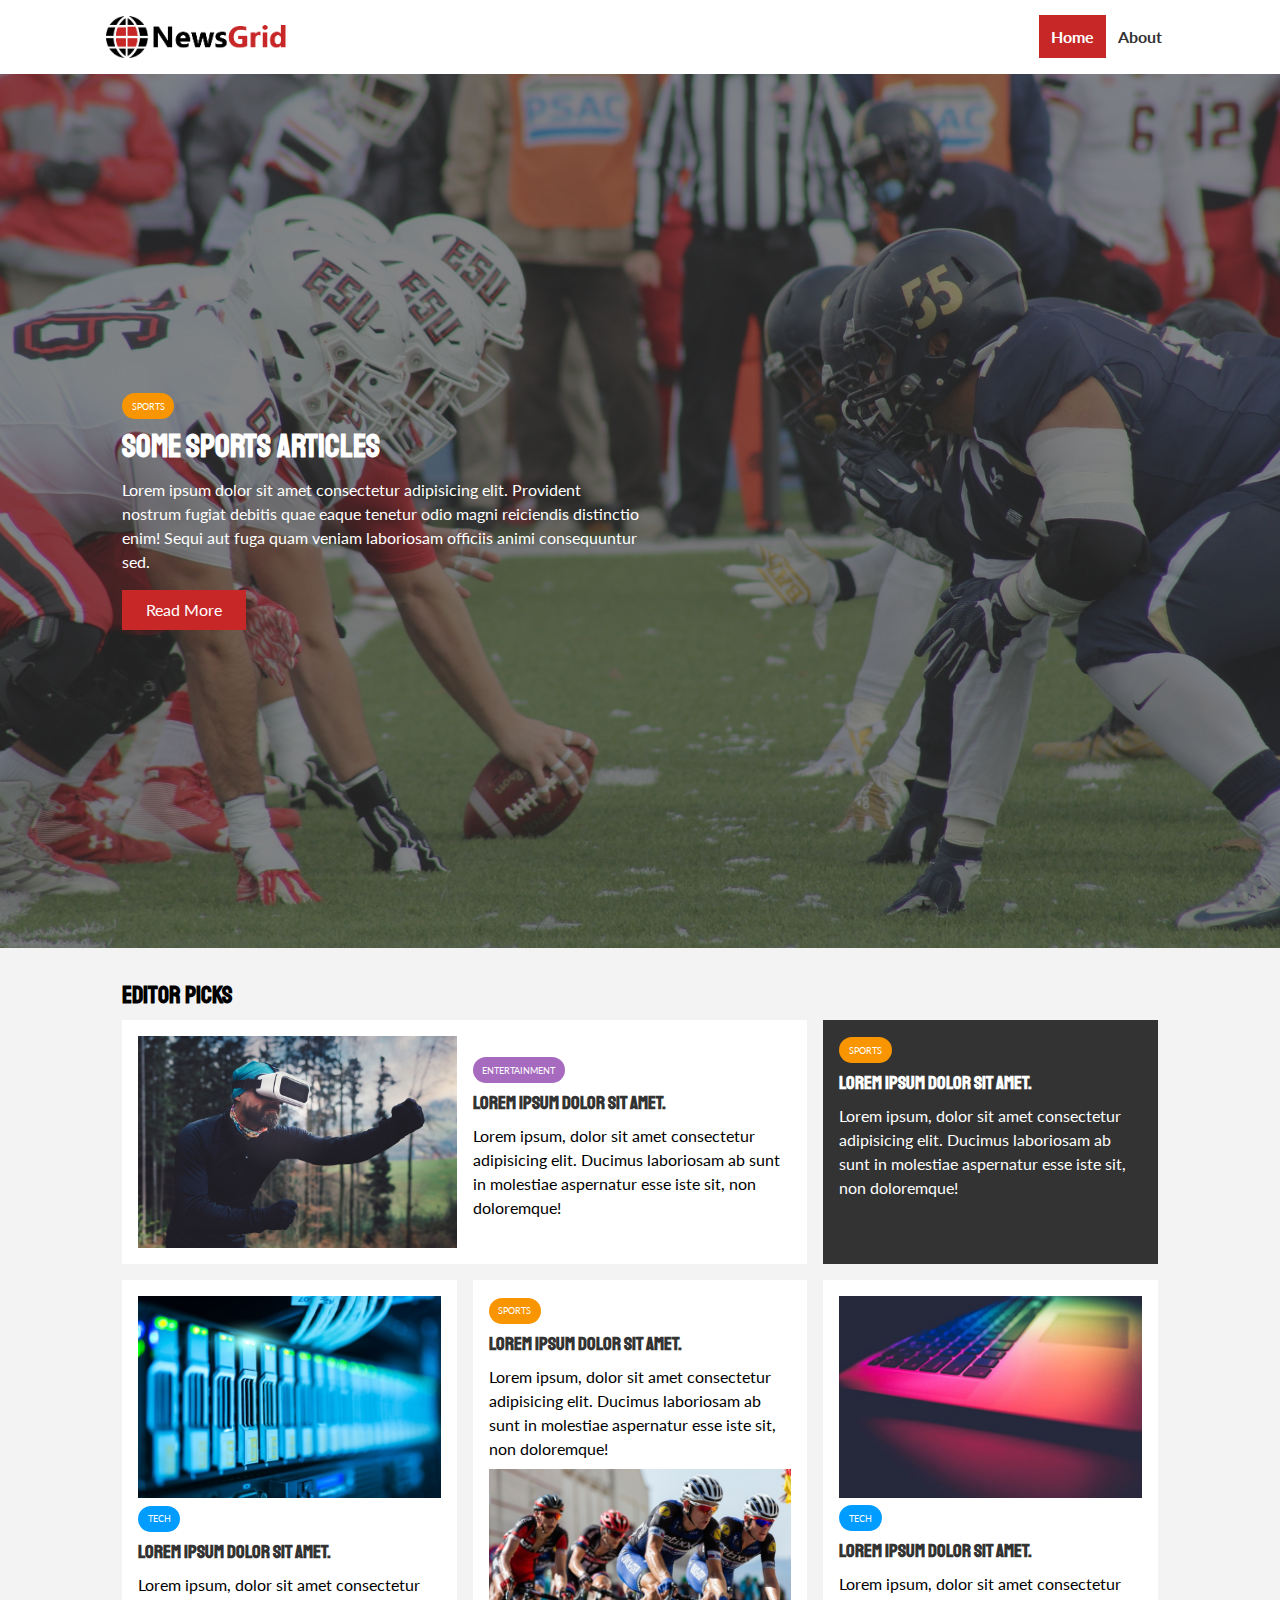
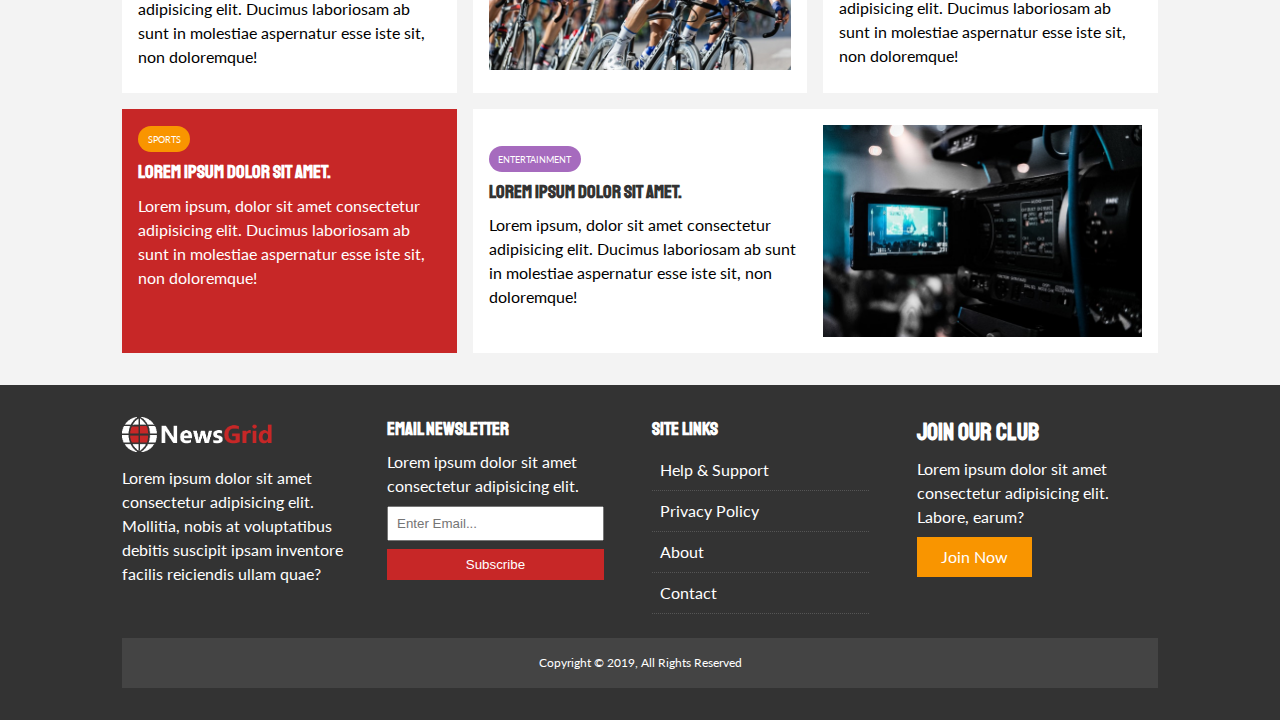
<file: index.html>
<!DOCTYPE html>
<html lang="en">
<head>
    <meta charset="UTF-8">
    <meta name="viewport" content="width=device-width, initial-scale=1.0">
    <meta http-equiv="X-UA-Compatible" content="ie=edge">
    <link rel="stylesheet" href="https://use.fontawesome.com/releases/v5.8.2/css/all.css" integrity="sha384-oS3vJWv+0UjzBfQzYUhtDYW+Pj2yciDJxpsK1OYPAYjqT085Qq/1cq5FLXAZQ7Ay" crossorigin="anonymous">
    <link href="https://fonts.googleapis.com/css?family=Lato|Staatliches&display=swap" rel="stylesheet">
    <link rel="stylesheet" href="css/style.css">
    <link rel="stylesheet" media="screen and (max-width: 768px)" href="css/mobile.css">
    <link rel="shortcut icon" type="image/x-icon" href="/favicon.ico">
    <title>NewsGrid | Latest News</title>
</head>
<body>
    <nav id="main-nav">
        <div class="container">
            <img src="img/logo.png" alt="logo" class="logo">
            <div class="social">
                <a href="http://facebook.com" target="_blank"><i class="fab fa-facebook fa-2x"></i></a>
                <a href="http://twitter.com" target="_blank"><i class="fab fa-twitter fa-2x"></i></a>
                <a href="http://instagram.com" target="_blank"><i class="fab fa-instagram fa-2x"></i></a>
                <a href="http://youtube.com" target="_blank"><i class="fab fa-youtube fa-2x"></i></a>
            </div>
            <ul>
                <li><a class="current" href="index.html">Home</a></li>
                <li><a href="about.html">About</a></li>
                
            </ul>
        </div>
    </nav>

    <!-- Showcase  -->
    <header id="showcase">
        <div class="container">
            <div class="showcase-container">
                <div class="showcase-content">
                    <div class="category category-sports">Sports</div>
                    
                    <h1>Some Sports Articles</h1>
                    <p>Lorem ipsum dolor sit amet consectetur adipisicing elit. Provident nostrum fugiat debitis quae eaque tenetur odio magni reiciendis distinctio enim! Sequi aut fuga quam veniam laboriosam officiis animi consequuntur sed.</p>
                    <a href="article.html" class="btn btn-primary">Read More</a>
                </div>
            </div>
        </div>
    </header>

    <!-- Home Articles  -->
    <section id="home-articles" class="py-2">
        <div class="container">
            <h2>Editor Picks</h2>
            <div class="articles-container">
                <article class="card">
                    <img src="img/articles/ent1.jpg" alt="">
                    <div>
                        <div class="category category-ent">Entertainment</div>
                        <h3>
                            <a href="article.html">Lorem ipsum dolor sit amet.</a>
                        </h3>
                        <p>Lorem ipsum, dolor sit amet consectetur adipisicing elit. Ducimus laboriosam ab sunt in molestiae aspernatur esse iste sit, non doloremque!</p>
                    </div>
                </article>

                <article class="card bg-dark">
                    <div class="category category-sports">Sports</div>
                    <h3>
                        <a href="article.html">Lorem ipsum dolor sit amet.</a>
                    </h3>
                    <p>Lorem ipsum, dolor sit amet consectetur adipisicing elit. Ducimus laboriosam ab sunt in molestiae aspernatur esse iste sit, non doloremque!</p>
                    
                </article>

                <article class="card">
                    <img src="img/articles/tech1.jpg" alt="">
                    <div class="category category-tech">Tech</div>
                    <h3>
                        <a href="article.html">Lorem ipsum dolor sit amet.</a>
                    </h3>
                    <p>Lorem ipsum, dolor sit amet consectetur adipisicing elit. Ducimus laboriosam ab sunt in molestiae aspernatur esse iste sit, non doloremque!</p>
                </article>

                <article class="card">
                    <div class="category category-sports">Sports</div>
                    <h3>
                        <a href="article.html">Lorem ipsum dolor sit amet.</a>
                    </h3>
                    <p>Lorem ipsum, dolor sit amet consectetur adipisicing elit. Ducimus laboriosam ab sunt in molestiae aspernatur esse iste sit, non doloremque!</p>

                    <img src="img/articles/sports1.jpg" alt="">
                </article>

                <article class="card">
                    <img src="img/articles/tech2.jpg" alt="">
                    <div class="category category-tech">Tech</div>
                    <h3>
                        <a href="article.html">Lorem ipsum dolor sit amet.</a>
                    </h3>
                    <p>Lorem ipsum, dolor sit amet consectetur adipisicing elit. Ducimus laboriosam ab sunt in molestiae aspernatur esse iste sit, non doloremque!</p>
                </article>

                <article class="card bg-primary">
                    <div class="category category-sports">Sports</div>
                    <h3>
                        <a href="article.html">Lorem ipsum dolor sit amet.</a>
                    </h3>
                    <p>Lorem ipsum, dolor sit amet consectetur adipisicing elit. Ducimus laboriosam ab sunt in molestiae aspernatur esse iste sit, non doloremque!</p>
                </article>

                <article class="card">
                    <div>
                        <div class="category category-ent">Entertainment</div>
                        <h3>
                            <a href="article.html">Lorem ipsum dolor sit amet.</a>
                        </h3>
                        <p>Lorem ipsum, dolor sit amet consectetur adipisicing elit. Ducimus laboriosam ab sunt in molestiae aspernatur esse iste sit, non doloremque!</p>
                    </div>
                    <img src="img/articles/ent2.jpg" alt="">
                </article>

            </div> <!-- articles-container -->
        </div> <!-- container -->
    </section>

    <!-- Footer -->
    <footer id="main-footer" class="py-2">
        <div class="container footer-container">
            <div>
                <img src="img/logo_light.png" alt="">
                <p>Lorem ipsum dolor sit amet consectetur adipisicing elit. Mollitia, nobis at voluptatibus debitis suscipit ipsam inventore facilis reiciendis ullam quae?</p>
            </div>
            <div>
                <h3>Email Newsletter</h3>
                <p>Lorem ipsum dolor sit amet consectetur adipisicing elit.</p>
                <form name="contact" method="POST" data-netlify="true">
                    <input type="email" name="email" placeholder="Enter Email...">
                    <input type="submit" value="Subscribe" class="btn btn-primary">
                </form>
            </div>
            <div>
                <h3>Site Links</h3>
                <ul class="list">
                    <li><a href="#">Help & Support</a></li>
                    <li><a href="#">Privacy Policy</a></li>
                    <li><a href="#">About</a></li>
                    <li><a href="#">Contact</a></li>
                </ul>
            </div>
            <div>
                <h2>Join Our Club</h2>
                <p>Lorem ipsum dolor sit amet consectetur adipisicing elit. Labore, earum?</p>
                <a href="#" class="btn btn-secondary">Join Now</a>
            </div>
            <div>
                <p>Copyright &copy; 2019, All Rights Reserved</p>
            </div>


        </div>
    </footer>







</body>
</html>
</file>
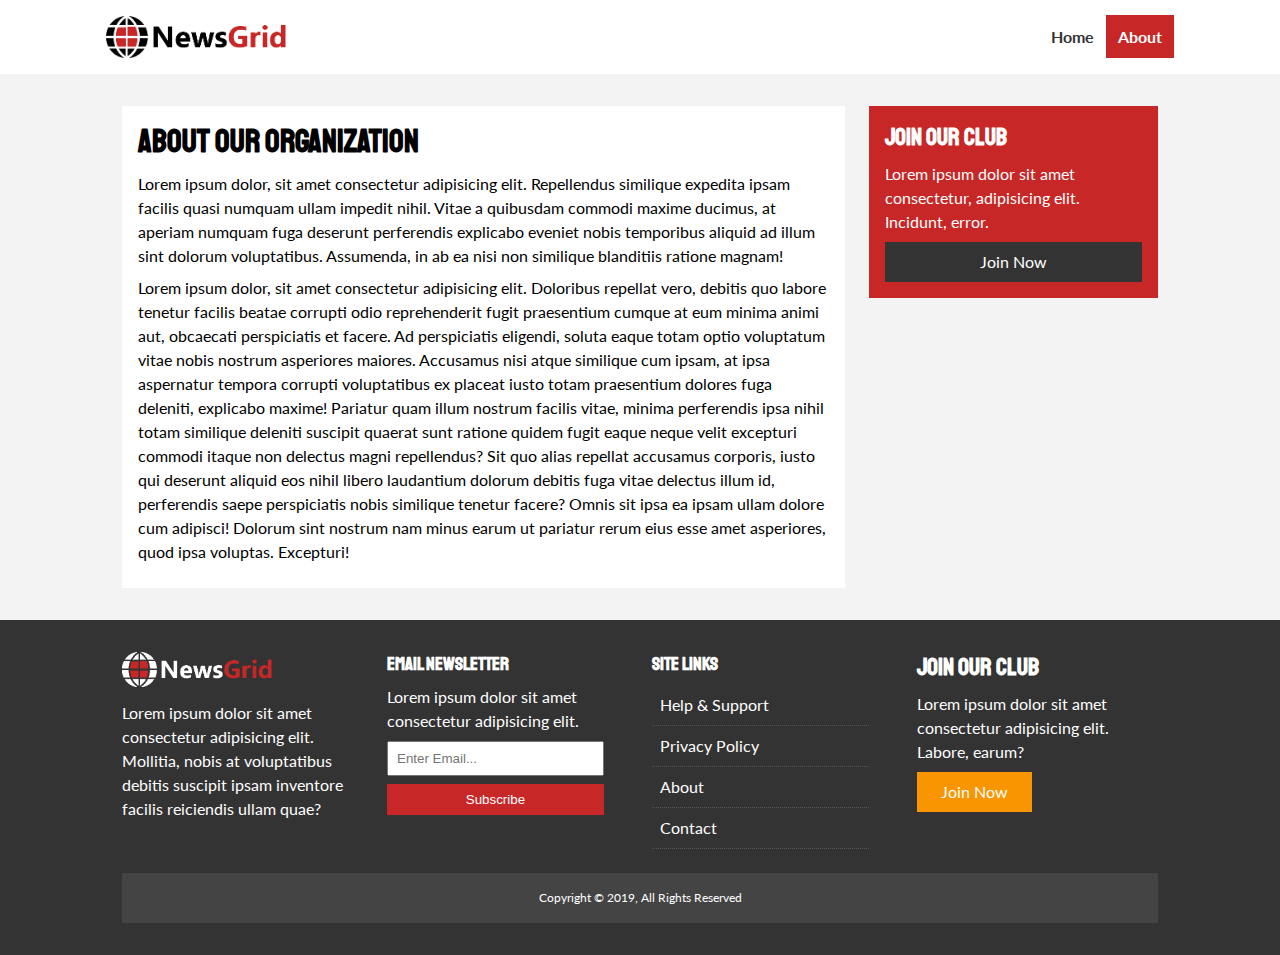
<file: about.html>
<!DOCTYPE html>
<html lang="en">
<head>
    <meta charset="UTF-8">
    <meta name="viewport" content="width=device-width, initial-scale=1.0">
    <meta http-equiv="X-UA-Compatible" content="ie=edge">
    <link rel="stylesheet" href="https://use.fontawesome.com/releases/v5.8.2/css/all.css" integrity="sha384-oS3vJWv+0UjzBfQzYUhtDYW+Pj2yciDJxpsK1OYPAYjqT085Qq/1cq5FLXAZQ7Ay" crossorigin="anonymous">
    <link href="https://fonts.googleapis.com/css?family=Lato|Staatliches&display=swap" rel="stylesheet">
    <link rel="stylesheet" href="css/style.css">
    <link rel="stylesheet" media="screen and (max-width: 768px)" href="css/mobile.css">
    <link rel="shortcut icon" type="image/x-icon" href="/favicon.ico">
    <title>NewsGrid | About</title>
</head>
<body>
    <nav id="main-nav">
        <div class="container">
            <img src="img/logo.png" alt="logo" class="logo">
            <div class="social">
                <a href="http://facebook.com" target="_blank"><i class="fab fa-facebook fa-2x"></i></a>
                <a href="http://twitter.com" target="_blank"><i class="fab fa-twitter fa-2x"></i></a>
                <a href="http://instagram.com" target="_blank"><i class="fab fa-instagram fa-2x"></i></a>
                <a href="http://youtube.com" target="_blank"><i class="fab fa-youtube fa-2x"></i></a>
            </div>
            <ul>
                <li><a href="index.html">Home</a></li>
                <li><a class="current" href="about.html">About</a></li>
                
            </ul>
        </div>
    </nav>

    <section id="about">
        <div class="container">
            <div class="page-container">
                <article class="card">
                    <h1 class="l-heading">About Our Organization</h1>
                    <p>Lorem ipsum dolor, sit amet consectetur adipisicing elit. Repellendus similique expedita ipsam facilis quasi numquam ullam impedit nihil. Vitae a quibusdam commodi maxime ducimus, at aperiam numquam fuga deserunt perferendis explicabo eveniet nobis temporibus aliquid ad illum sint dolorum voluptatibus. Assumenda, in ab ea nisi non similique blanditiis ratione magnam!</p>
                    <p>Lorem ipsum dolor, sit amet consectetur adipisicing elit. Doloribus repellat vero, debitis quo labore tenetur facilis beatae corrupti odio reprehenderit fugit praesentium cumque at eum minima animi aut, obcaecati perspiciatis et facere. Ad perspiciatis eligendi, soluta eaque totam optio voluptatum vitae nobis nostrum asperiores maiores. Accusamus nisi atque similique cum ipsam, at ipsa aspernatur tempora corrupti voluptatibus ex placeat iusto totam praesentium dolores fuga deleniti, explicabo maxime! Pariatur quam illum nostrum facilis vitae, minima perferendis ipsa nihil totam similique deleniti suscipit quaerat sunt ratione quidem fugit eaque neque velit excepturi commodi itaque non delectus magni repellendus? Sit quo alias repellat accusamus corporis, iusto qui deserunt aliquid eos nihil libero laudantium dolorum debitis fuga vitae delectus illum id, perferendis saepe perspiciatis nobis similique tenetur facere? Omnis sit ipsa ea ipsam ullam dolore cum adipisci! Dolorum sint nostrum nam minus earum ut pariatur rerum eius esse amet asperiores, quod ipsa voluptas. Excepturi!</p>
                </article>
                <aside class="card bg-primary">
                    <h2>Join Our Club</h2>
                    <p>Lorem ipsum dolor sit amet consectetur, adipisicing elit. Incidunt, error.</p>
                    <a href="" class="btn btn-dark btn-block">Join Now</a>
                </aside>
            </div>
        </div>

    </section>


    <!-- Footer -->
    <footer id="main-footer" class="py-2">
        <div class="container footer-container">
            <div>
                <img src="img/logo_light.png" alt="">
                <p>Lorem ipsum dolor sit amet consectetur adipisicing elit. Mollitia, nobis at voluptatibus debitis suscipit ipsam inventore facilis reiciendis ullam quae?</p>
            </div>
            <div>
                <h3>Email Newsletter</h3>
                <p>Lorem ipsum dolor sit amet consectetur adipisicing elit.</p>
                <form name="contact" method="POST" data-netlify="true">
                    <input type="email" name="email" placeholder="Enter Email...">
                    <input type="submit" value="Subscribe" class="btn btn-primary">

                </form>
            </div>
            <div>
                <h3>Site Links</h3>
                <ul class="list">
                    <li><a href="#">Help & Support</a></li>
                    <li><a href="#">Privacy Policy</a></li>
                    <li><a href="#">About</a></li>
                    <li><a href="#">Contact</a></li>
                </ul>
            </div>
            <div>
                <h2>Join Our Club</h2>
                <p>Lorem ipsum dolor sit amet consectetur adipisicing elit. Labore, earum?</p>
                <a href="#" class="btn btn-secondary">Join Now</a>
            </div>
            <div>
                <p>Copyright &copy; 2019, All Rights Reserved</p>
            </div>


        </div>
    </footer>







</body>
</html>
</file>
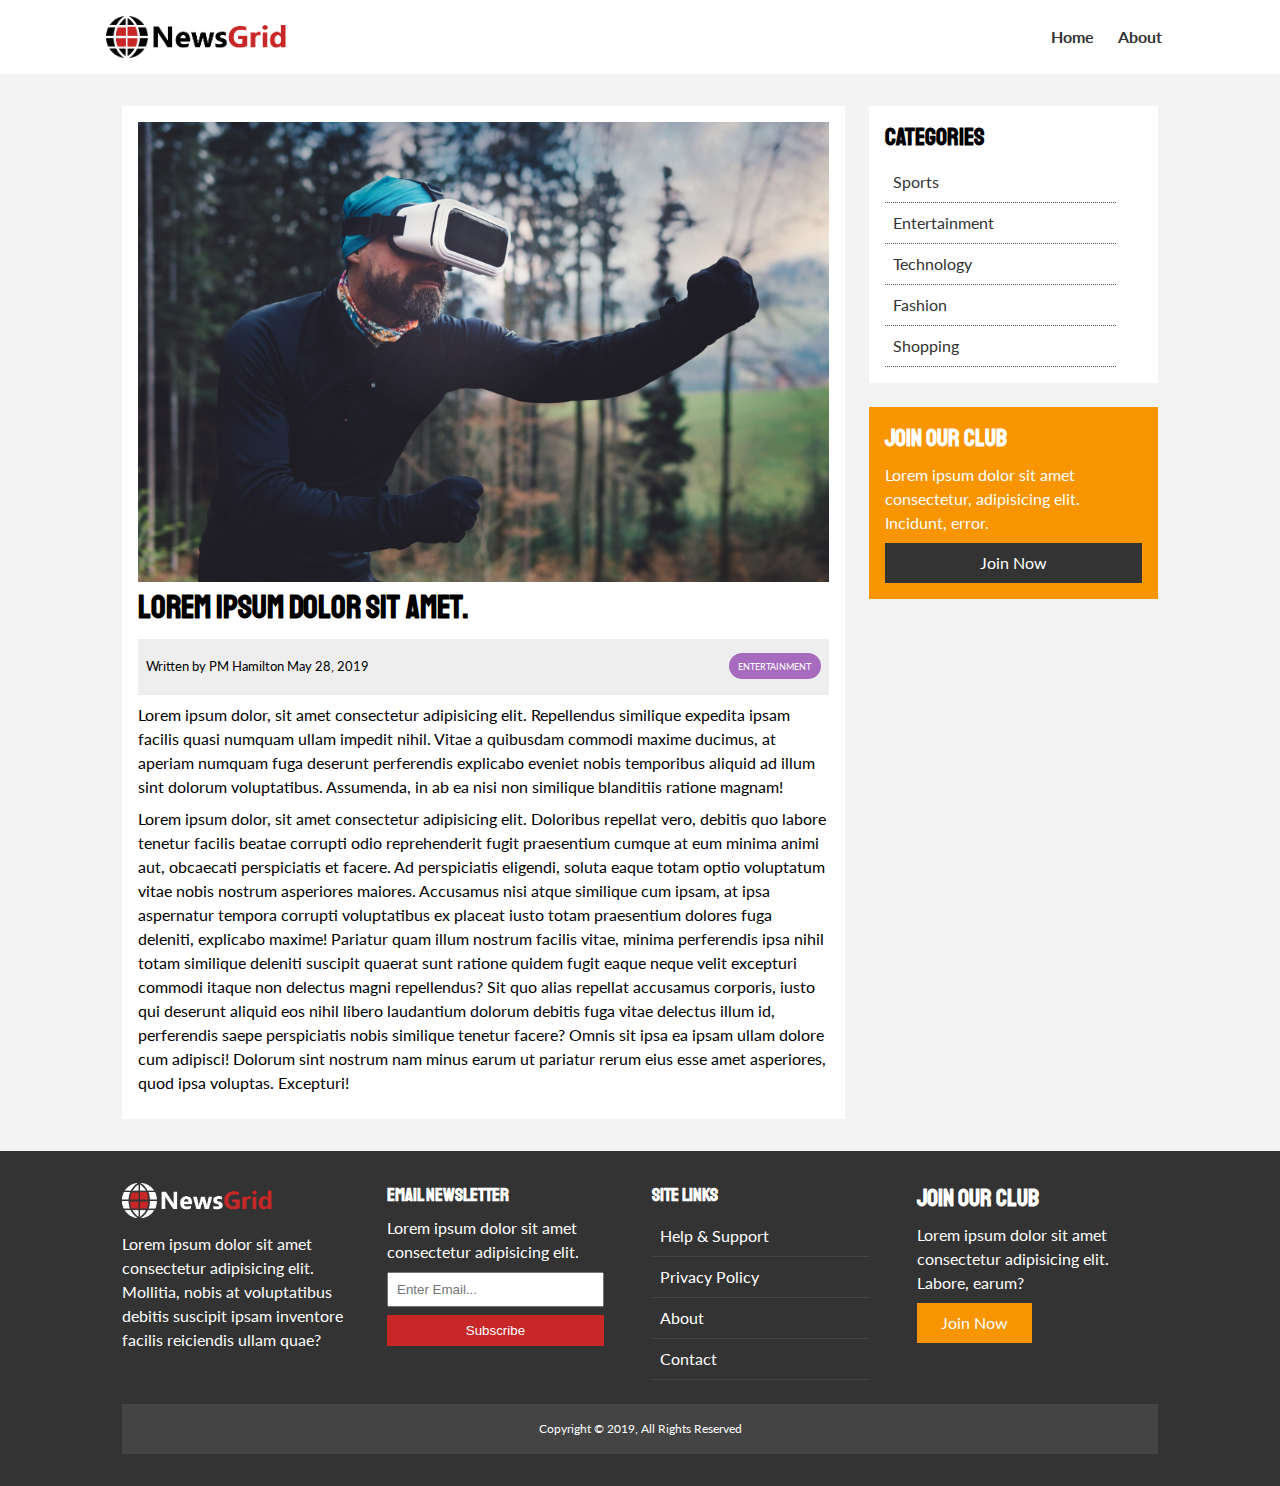
<file: article.html>
<!DOCTYPE html>
<html lang="en">
<head>
    <meta charset="UTF-8">
    <meta name="viewport" content="width=device-width, initial-scale=1.0">
    <meta http-equiv="X-UA-Compatible" content="ie=edge">
    <link rel="stylesheet" href="https://use.fontawesome.com/releases/v5.8.2/css/all.css" integrity="sha384-oS3vJWv+0UjzBfQzYUhtDYW+Pj2yciDJxpsK1OYPAYjqT085Qq/1cq5FLXAZQ7Ay" crossorigin="anonymous">
    <link href="https://fonts.googleapis.com/css?family=Lato|Staatliches&display=swap" rel="stylesheet">
    <link rel="stylesheet" href="css/style.css">
    <link rel="stylesheet" media="screen and (max-width: 768px)" href="css/mobile.css">
    <link rel="shortcut icon" type="image/x-icon" href="/favicon.ico">
    <title>NewsGrid | Latest News</title>
</head>
<body>
    <nav id="main-nav">
        <div class="container">
            <img src="img/logo.png" alt="logo" class="logo">
            <div class="social">
                <a href="http://facebook.com" target="_blank"><i class="fab fa-facebook fa-2x"></i></a>
                <a href="http://twitter.com" target="_blank"><i class="fab fa-twitter fa-2x"></i></a>
                <a href="http://instagram.com" target="_blank"><i class="fab fa-instagram fa-2x"></i></a>
                <a href="http://youtube.com" target="_blank"><i class="fab fa-youtube fa-2x"></i></a>
            </div>
            <ul>
                <li><a href="index.html">Home</a></li>
                <li><a href="about.html">About</a></li>
                
            </ul>
        </div>
    </nav>

    <section id="article">
        <div class="container">
            <div class="page-container">
                <article class="card">
                    <img src="img/articles/ent1.jpg" alt="">
                    <h1 class="l-heading">Lorem ipsum dolor sit amet.</h1>
                    <div class="meta">
                        <small>
                            <i class="fas fa-user"></i> Written by PM Hamilton May 28, 2019
                        </small>
                        <div class="category category-ent">Entertainment</div>
                    </div>
                    <p>Lorem ipsum dolor, sit amet consectetur adipisicing elit. Repellendus similique expedita ipsam facilis quasi numquam ullam impedit nihil. Vitae a quibusdam commodi maxime ducimus, at aperiam numquam fuga deserunt perferendis explicabo eveniet nobis temporibus aliquid ad illum sint dolorum voluptatibus. Assumenda, in ab ea nisi non similique blanditiis ratione magnam!</p>
                    <p>Lorem ipsum dolor, sit amet consectetur adipisicing elit. Doloribus repellat vero, debitis quo labore tenetur facilis beatae corrupti odio reprehenderit fugit praesentium cumque at eum minima animi aut, obcaecati perspiciatis et facere. Ad perspiciatis eligendi, soluta eaque totam optio voluptatum vitae nobis nostrum asperiores maiores. Accusamus nisi atque similique cum ipsam, at ipsa aspernatur tempora corrupti voluptatibus ex placeat iusto totam praesentium dolores fuga deleniti, explicabo maxime! Pariatur quam illum nostrum facilis vitae, minima perferendis ipsa nihil totam similique deleniti suscipit quaerat sunt ratione quidem fugit eaque neque velit excepturi commodi itaque non delectus magni repellendus? Sit quo alias repellat accusamus corporis, iusto qui deserunt aliquid eos nihil libero laudantium dolorum debitis fuga vitae delectus illum id, perferendis saepe perspiciatis nobis similique tenetur facere? Omnis sit ipsa ea ipsam ullam dolore cum adipisci! Dolorum sint nostrum nam minus earum ut pariatur rerum eius esse amet asperiores, quod ipsa voluptas. Excepturi!</p>
                </article>

                <aside id="categories" class="card">
                    <h2>Categories</h2>
                    <ul class="list">
                        <li><a href="#"><i class="fas fa-chevron-right"></i> Sports</a></li>
                        <li><a href="#"><i class="fas fa-chevron-right"></i> Entertainment</a></li>
                        <li><a href="#"><i class="fas fa-chevron-right"></i> Technology</a></li>
                        <li><a href="#"><i class="fas fa-chevron-right"></i> Fashion</a></li>
                        <li><a href="#"><i class="fas fa-chevron-right"></i> Shopping</a></li>
                    </ul>
                </aside>

                <aside class="card bg-secondary">
                    <h2>Join Our Club</h2>
                    <p>Lorem ipsum dolor sit amet consectetur, adipisicing elit. Incidunt, error.</p>
                    <a href="" class="btn btn-dark btn-block">Join Now</a>
                </aside>
            </div>
        </div>

    </section>


    <!-- Footer -->
    <footer id="main-footer" class="py-2">
        <div class="container footer-container">
            <div>
                <img src="img/logo_light.png" alt="">
                <p>Lorem ipsum dolor sit amet consectetur adipisicing elit. Mollitia, nobis at voluptatibus debitis suscipit ipsam inventore facilis reiciendis ullam quae?</p>
            </div>
            <div>
                <h3>Email Newsletter</h3>
                <p>Lorem ipsum dolor sit amet consectetur adipisicing elit.</p>
                <form name="contact" method="POST" data-netlify="true">
                    <input type="email" name="email" placeholder="Enter Email...">
                    <input type="submit" value="Subscribe" class="btn btn-primary">
                </form>
            </div>
            <div>
                <h3>Site Links</h3>
                <ul class="list">
                    <li><a href="#">Help & Support</a></li>
                    <li><a href="#">Privacy Policy</a></li>
                    <li><a href="#">About</a></li>
                    <li><a href="#">Contact</a></li>
                </ul>
            </div>
            <div>
                <h2>Join Our Club</h2>
                <p>Lorem ipsum dolor sit amet consectetur adipisicing elit. Labore, earum?</p>
                <a href="#" class="btn btn-secondary">Join Now</a>
            </div>
            <div>
                <p>Copyright &copy; 2019, All Rights Reserved</p>
            </div>


        </div>
    </footer>







</body>
</html>
</file>
<file: css/style.css>
:root {
    --primary-color: #c72727;
    --secondary-color: #f99500;
    --light-color: #f3f3f3;
    --dark-color: #333;
    --max-width: 1100px;
}

.category {
    --sports-color: #f99500;
    --ent-color: #a66bbe;
    --tech-color: #009cff;
}

* {
    margin: 0;
    padding: 0;
    box-sizing: border-box;
}

body {
    font-family: 'Lato', sans-serif;
    line-height: 1.5;
    background: var(--light-color);
}

a {
    color: #333;
    text-decoration: none;
}

ul {
    list-style: none;
}

p {
    margin: .5rem 0;
}

img {
    width: 100%;
}

h1,h2,h3,h4,h5,h6 {
    font-family: 'Staatliches', cursive;
    margin-bottom: 0.55rem;
    line-height: 1.3;
}

/* Utility */
.container {
    max-width: var(--max-width);
    margin: auto;
    padding: 0 2rem;
    overflow: hidden;
}

.category {
    display: inline-block;
    color: #fff;
    font-size: 0.55rem;
    text-transform: uppercase;
    padding: 0.4rem 0.6rem;
    border-radius: 15px; 
    margin-bottom: 0.5rem;
}

.category-sports { background: var(--sports-color);}
.category-ent { background: var(--ent-color);}
.category-tech { background: var(--tech-color);}

.btn {
    display: inline-block;
    border: none;
    background: var(--dark-color);
    color: #fff;
    padding: 0.5rem 1.5rem;
}

.btn-light {background: var(--light-color)}
.btn-primary {background: var(--primary-color)}
.btn-secondary {background: var(--secondary-color)}

.btn-block {
    display: block;
    width: 100%;
    text-align: center;
}

.btn:hover {
    opacity: 0.9;
}

.card {
    background: #fff;
    padding: 1rem;
}

.bg-dark {
    background: var(--dark-color);
    color: #fff;
}

.bg-primary {
    background: var(--primary-color);
    color: #fff;
}

.bg-secondary {
    background: var(--secondary-color);
    color: #fff;
}

.bg-dark h1,
.bg-dark h2,
.bg-dark h3,
.bg-dark a,
.bg-primary h1,
.bg-primary h2,
.bg-primary h3,
.bg-primary a,
.bg-secondary h1,
.bg-secondary h2,
.bg-secondary h3,
.bg-secondary a {
    color: #fff;
}

.py-1 { padding: 1.5rem 0; }
.py-2 { padding: 2rem 0; }
.py-3 { padding: 3rem 0;}
.p-1 { padding: 1.5rem; }
.p-2 { padding: 2rem; }
.p-3 { padding: 3rem; }

l-heading {
    font-size: 3rem;
}

.list li {
    padding: .5rem;
    border-bottom: #555 dotted 1px;
    width: 90%;
}

.list li a:hover {
    color: var(--primary-color);
}

/* Inner page grid container */
.page-container {
    display: grid;
    grid-template-columns: 5fr 2fr;
    margin: 2rem 0;
    grid-gap: 1.5rem;

}

.page-container > *:first-child {
    grid-row: 1 / span 3;
}

/* Navigation */
#main-nav {
    background: #fff;
    position: sticky;
    top: 0;
    z-index: 2;
}

#main-nav .container {
    display: grid;
    grid-template-columns: 6fr 3fr 2fr;
    padding: 1rem;
    align-items: center;
}

#main-nav .logo {
    width: 180px;
}

#main-nav ul {
    justify-self: end;
    display: flex;
}

#main-nav ul li a {
    padding: 0.75rem;
    font-weight: bold;
}

#main-nav ul li a.current {
    background: var(--primary-color);
    color: #fff;
}

#main-nav ul li a:hover {
    background: var(--light-color);
    color: var(--dark-color);
}

#main-nav .social {
    justify-self: center;
}

#main-nav .social i {
    color: #777;
    margin-right: .5rem;
}

/* Showcase */
#showcase {
    color: #fff;
    background: #333;
    padding: 2rem;
    position: relative;
}

#showcase:before {
    content: '';
    background: url('../img/featured.jpg') no-repeat center center/cover;
    position: absolute;
    top: 0;
    left: 0;
    width: 100%;
    height: 100%;
    opacity: 0.4;
}

#showcase .showcase-container {
    display: grid;
    grid-template-columns: repeat(2, 1fr);
    justify-content: center;
    align-items: center;
    height: 90vh;
}

#showcase .showcase-content {
    z-index: 1;
}

#showcase .showcase-content p {
    margin-bottom: 1rem;
}

/* Home Articles */
#home-articles .articles-container {
    display: grid;
    grid-template-columns: repeat(3, 1fr);
    grid-gap: 1rem;
}

#home-articles .articles-container > *:first-child,
#home-articles .articles-container > *:last-child {
    display: grid;
    grid-template-columns: repeat(2,1fr);
    grid-gap: 1rem;
    align-items: center;
    grid-column: 1 / span 2;
}

#home-articles .articles-container > *:last-child {
    grid-column: 2 / span 2;
}

#article .meta {
    display: flex;
    justify-content: space-between;
    align-items: center;
    background: #eee;
    padding: 0.5rem;
}

#article .meta .category {
    margin-top: 0.4rem;
}

/* Footer */
#main-footer {
    background: var(--dark-color);
    color: #fff;
}

#main-footer img {
    width: 150px;
}

#main-footer {
    color:#fff;
}

#main-footer .footer-container {
    display: grid;
    grid-template-columns: repeat(4, 1fr);
    grid-gap: 1.5rem;
}

#main-footer .footer-container > *:last-child {
    background: #444;
    grid-column: 1 / span 4;
    padding: .5rem;
    text-align: center;
    font-size: 0.75rem;
}

#main-footer .footer-container input[type='email'] {
    width: 90%;
    padding: 0.5rem;
    margin-bottom: 0.5rem;
}

#main-footer .footer-container input[type='submit'] {
    width: 90%;
}

#main-footer .footer-container ul a {
    color: #fff;
}
</file>
<file: css/mobile.css>
/* Navigation */
#main-nav .social {
    display: none;
}

#main-nav .container {
    grid-template-columns: 1fr;
    grid-gap: 1.2rem;
}

#main-nav ul,
main-nav .logo {
    justify-self: center;
}

#main-nav ul li a {
    padding: 0.5rem;
}

#home-articles .articles-container {
    grid-template-columns: repeat(2, 1fr);
}

#home-articles .articles-container > *:first-child,
#home-articles .articles-container > *:last-child {
    grid-template-columns: 1fr;
    grid-column: 1;
}

@media(max-width: 600px) {
    /* Stack Grid Items */
    #showcase .showcase-container,
    #home-articles .articles-container,
    #main-footer .footer-container  {
        grid-template-columns: 1fr;
    }

    #main-footer .footer-container > *:last-child {
        grid-column: 1;
    }

    /* #main-footer .footer-container > * {
        border-bottom: #444 dotted 1px;
        padding-bottom: 1rem;
    } */

    /* #main-footer .footer-container > *:last-child,
    #main-footer .footer-container > *:nth-child(3),
    #main-footer .footer-container > *:nth-child(4)
     {
        border: none;
    } */

    #main-footer .footer-container > *:first-child,
    #main-footer .footer-container > *:nth-child(2) {
        border-bottom: #444 dotted 1px;
        padding-bottom: 1rem
    }

    .page-container {
        grid-template-columns: 1fr;
        text-align: center;
    }

    .page-container > *:first-child {
        grid-row: 1;
    }

    .l-heading {
        font-size: 2rem;
    }


}
</file>
